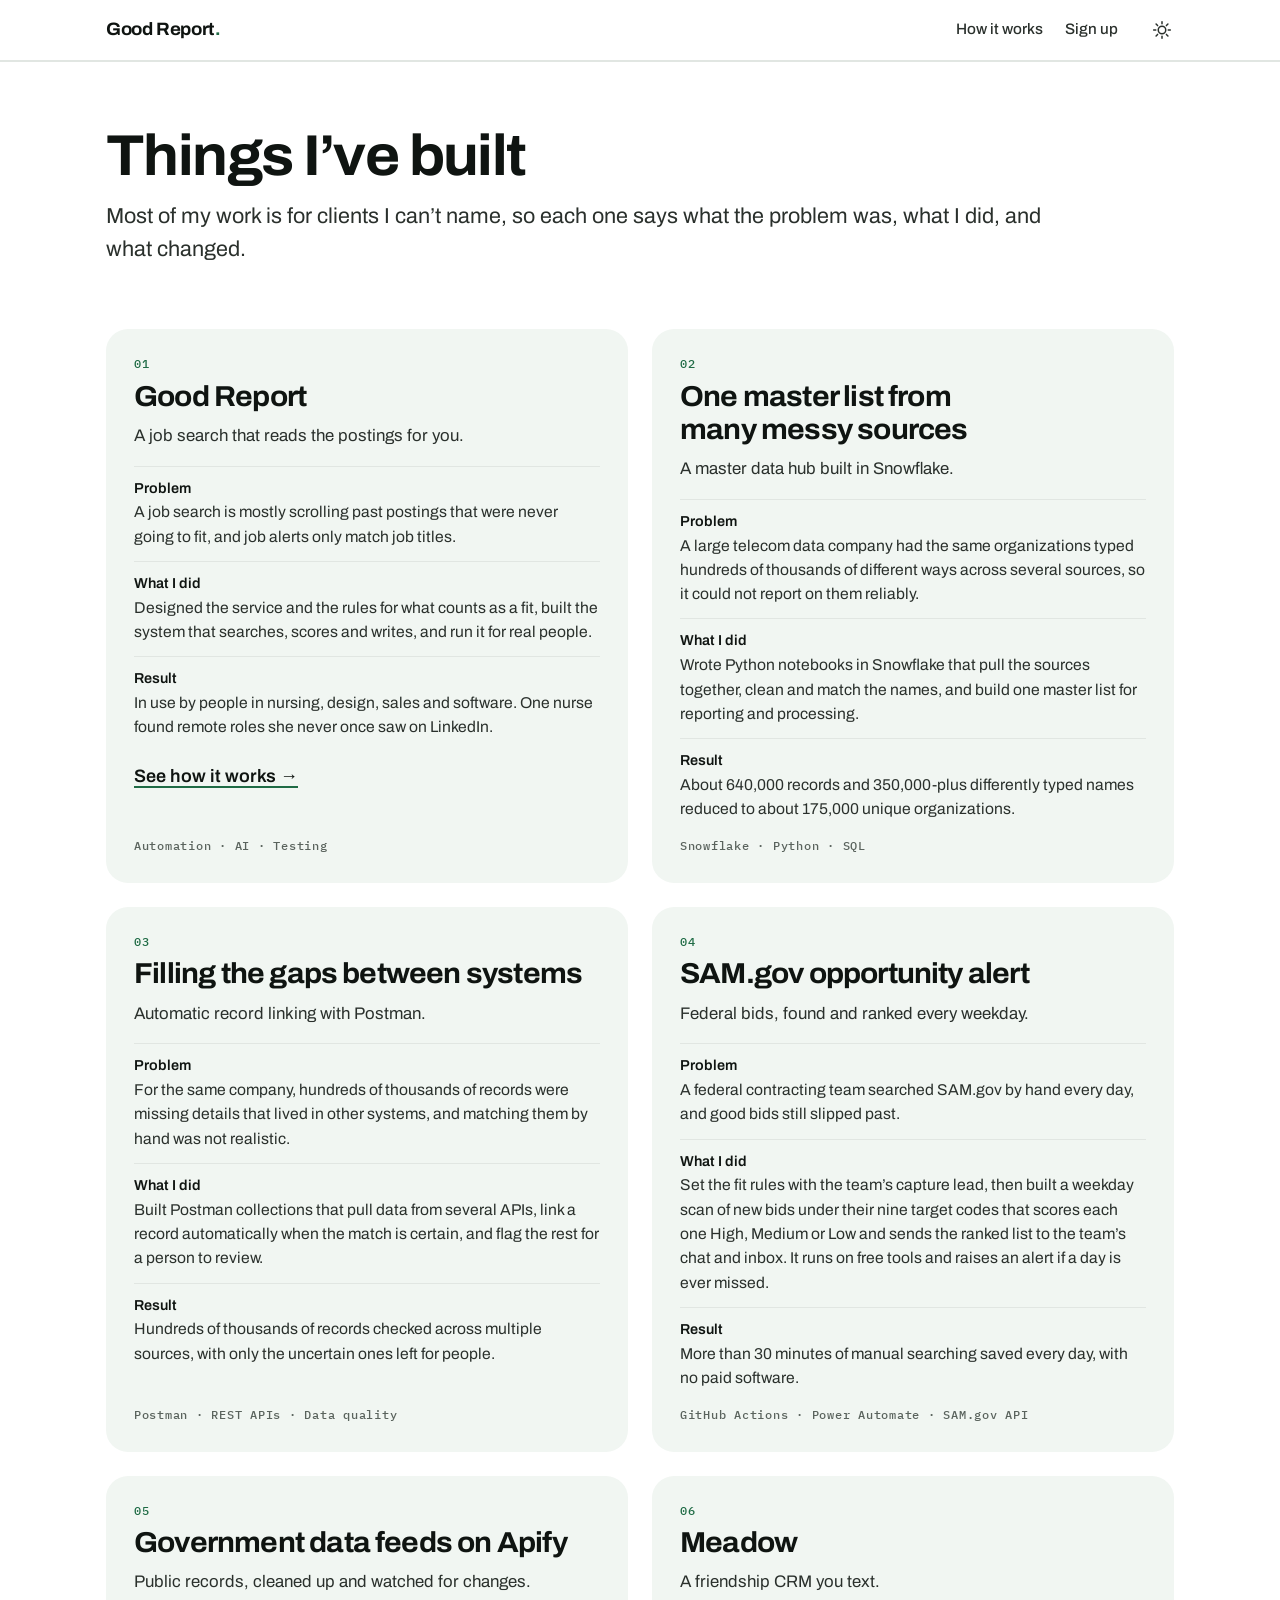
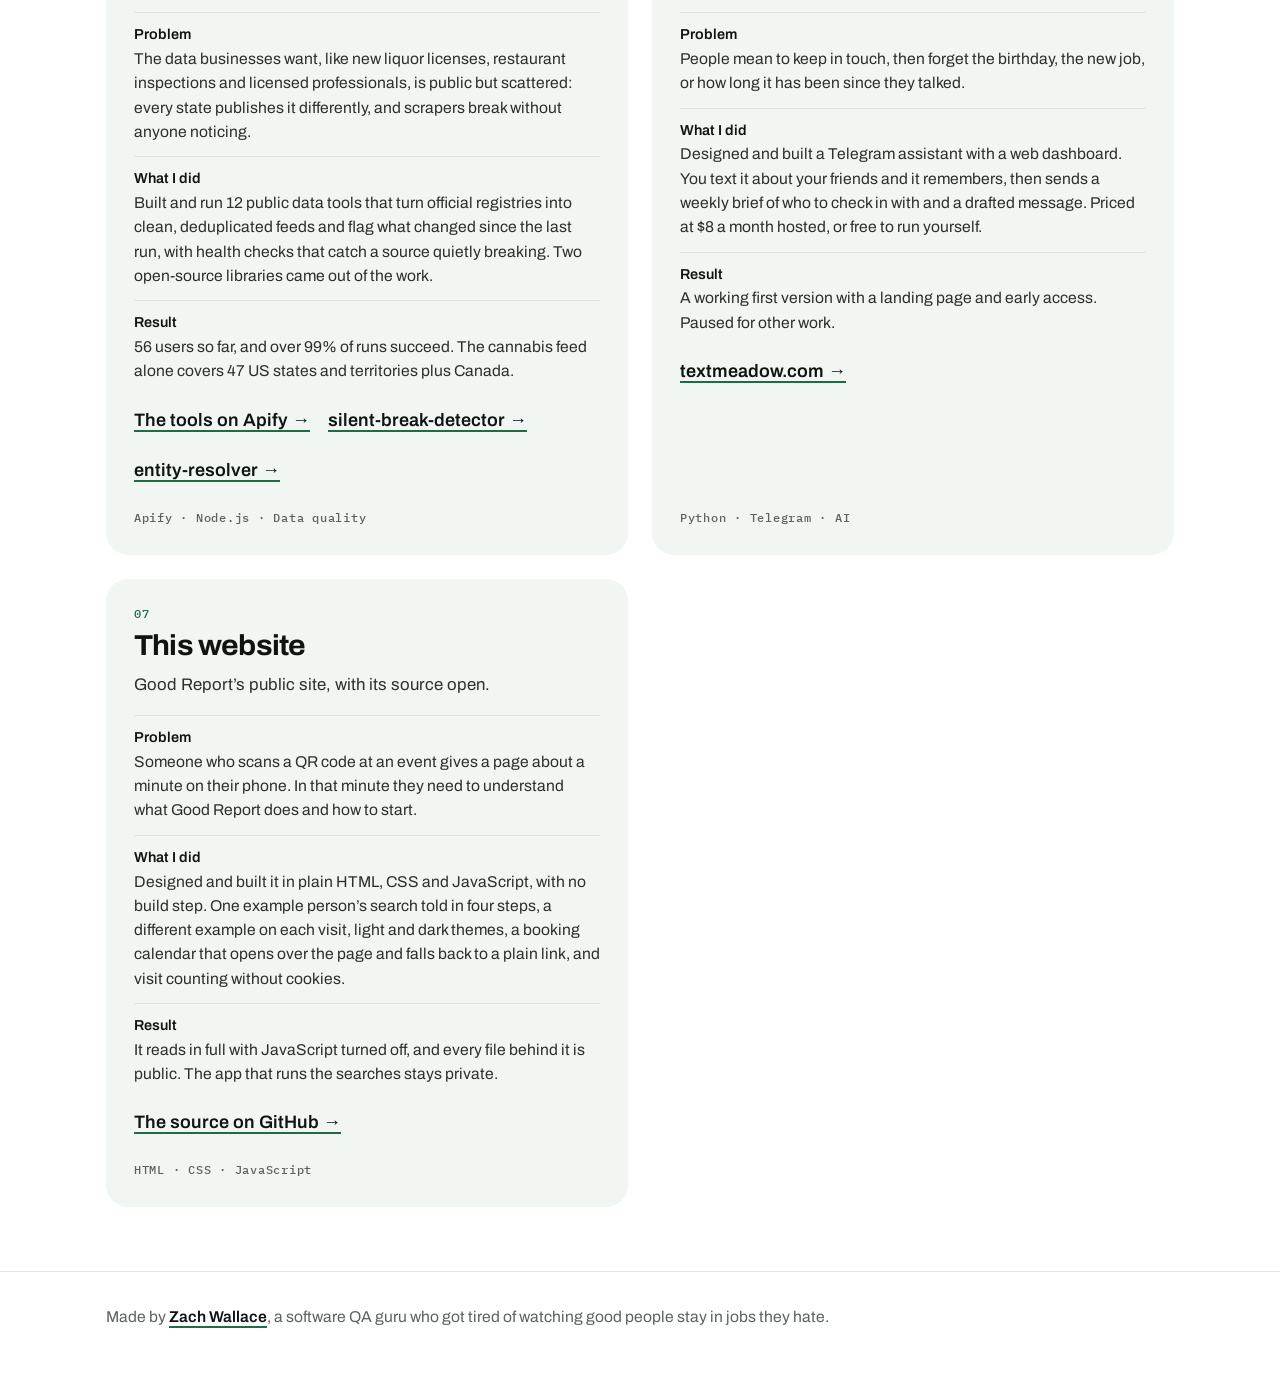
<file: portfolio/index.html>
<!doctype html>
<html lang="en">
<head>
<meta charset="utf-8">
<meta name="viewport" content="width=device-width, initial-scale=1, viewport-fit=cover">
<title>Portfolio | Good Report</title>
<meta name="description" content="Things Zach Wallace has built: Good Report, data cleanup at scale, a federal bid alert, public data feeds, a friendship CRM and this site.">
<meta name="theme-color" content="#FFFFFF">
<script>try{var t=localStorage.getItem('theme');if(t==='dark')document.documentElement.dataset.theme=t;}catch(e){}</script>
<link rel="icon" href="data:image/svg+xml,%3Csvg xmlns='http://www.w3.org/2000/svg' viewBox='0 0 64 64'%3E%3Crect width='64' height='64' rx='14' fill='%231F6B45'/%3E%3Ctext x='32' y='45' text-anchor='middle' font-family='Arial,sans-serif' font-weight='800' font-size='36' fill='%23FFFFFF'%3EG%3C/text%3E%3C/svg%3E">
<meta property="og:title" content="Portfolio | Good Report">
<meta property="og:description" content="Things Zach Wallace has built: the problem, what was done, and the result.">
<meta property="og:type" content="website">
<meta property="og:url" content="https://zachmeditates.github.io/portfolio/">
<meta property="og:image" content="https://zachmeditates.github.io/assets/og.png">
<meta name="twitter:card" content="summary_large_image">
<link rel="preload" href="../assets/fonts/archivo.woff2" as="font" type="font/woff2" crossorigin>
<link rel="stylesheet" href="../assets/site.css">
</head>
<body>
<a class="skip" href="#main">Skip to the page</a>

<header class="top">
  <div class="wrap top-in">
    <a class="mark" href="../">Good Report<i aria-hidden="true">.</i></a>
    <nav class="nav" aria-label="Main">
      <a class="wide" href="../#how">How it works</a>
      <a href="../#signup">Sign up</a>
    </nav>
    <button type="button" class="theme" id="theme-toggle" aria-label="Change the theme">
      <svg class="sun" viewBox="0 0 24 24" fill="none" stroke="currentColor" stroke-width="1.8" stroke-linecap="round" aria-hidden="true"><circle cx="12" cy="12" r="4.5"/><path d="M12 2v2.5M12 19.5V22M2 12h2.5M19.5 12H22M4.9 4.9l1.8 1.8M17.3 17.3l1.8 1.8M4.9 19.1l1.8-1.8M17.3 6.7l1.8-1.8"/></svg>
      <svg class="moon" viewBox="0 0 24 24" fill="none" stroke="currentColor" stroke-width="1.8" stroke-linejoin="round" aria-hidden="true"><path d="M20.5 14.5A8.5 8.5 0 0 1 9.5 3.5a8.5 8.5 0 1 0 11 11z"/></svg>
    </button>
  </div>
</header>

<main id="main">
  <section class="sec port-hero" aria-labelledby="port-h">
    <div class="wrap">
      <h1 id="port-h">Things I&rsquo;ve built</h1>
      <p class="lead">Most of my work is for clients I can&rsquo;t name, so each one says what the problem was, what I did, and what changed.</p>
    </div>
  </section>

  <section class="sec port-list" aria-label="Projects">
    <div class="wrap">
      <div class="proj-grid">
        <article class="proj" aria-labelledby="p1">
          <p class="proj-n" aria-hidden="true">01</p>
          <h2 id="p1">Good Report</h2>
          <p class="proj-line">A job search that reads the postings for you.</p>
          <dl>
            <div><dt>Problem</dt><dd>A job search is mostly scrolling past postings that were never going to fit, and job alerts only match job titles.</dd></div>
            <div><dt>What I did</dt><dd>Designed the service and the rules for what counts as a fit, built the system that searches, scores and writes, and run it for real people.</dd></div>
            <div><dt>Result</dt><dd>In use by people in nursing, design, sales and software. One nurse found remote roles she never once saw on LinkedIn.</dd></div>
          </dl>
          <p class="proj-links"><a href="../">See how it works <span aria-hidden="true">&rarr;</span></a></p>
          <p class="proj-tags">Automation · AI · Testing</p>
        </article>
        <article class="proj" aria-labelledby="p2">
          <p class="proj-n" aria-hidden="true">02</p>
          <h2 id="p2">One master list from many messy sources</h2>
          <p class="proj-line">A master data hub built in Snowflake.</p>
          <dl>
            <div><dt>Problem</dt><dd>A large telecom data company had the same organizations typed hundreds of thousands of different ways across several sources, so it could not report on them reliably.</dd></div>
            <div><dt>What I did</dt><dd>Wrote Python notebooks in Snowflake that pull the sources together, clean and match the names, and build one master list for reporting and processing.</dd></div>
            <div><dt>Result</dt><dd>About 640,000 records and 350,000-plus differently typed names reduced to about 175,000 unique organizations.</dd></div>
          </dl>
          <p class="proj-tags">Snowflake · Python · SQL</p>
        </article>
        <article class="proj" aria-labelledby="p3">
          <p class="proj-n" aria-hidden="true">03</p>
          <h2 id="p3">Filling the gaps between systems</h2>
          <p class="proj-line">Automatic record linking with Postman.</p>
          <dl>
            <div><dt>Problem</dt><dd>For the same company, hundreds of thousands of records were missing details that lived in other systems, and matching them by hand was not realistic.</dd></div>
            <div><dt>What I did</dt><dd>Built Postman collections that pull data from several APIs, link a record automatically when the match is certain, and flag the rest for a person to review.</dd></div>
            <div><dt>Result</dt><dd>Hundreds of thousands of records checked across multiple sources, with only the uncertain ones left for people.</dd></div>
          </dl>
          <p class="proj-tags">Postman · REST APIs · Data quality</p>
        </article>
        <article class="proj" aria-labelledby="p4">
          <p class="proj-n" aria-hidden="true">04</p>
          <h2 id="p4">SAM.gov opportunity alert</h2>
          <p class="proj-line">Federal bids, found and ranked every weekday.</p>
          <dl>
            <div><dt>Problem</dt><dd>A federal contracting team searched SAM.gov by hand every day, and good bids still slipped past.</dd></div>
            <div><dt>What I did</dt><dd>Set the fit rules with the team&rsquo;s capture lead, then built a weekday scan of new bids under their nine target codes that scores each one High, Medium or Low and sends the ranked list to the team&rsquo;s chat and inbox. It runs on free tools and raises an alert if a day is ever missed.</dd></div>
            <div><dt>Result</dt><dd>More than 30 minutes of manual searching saved every day, with no paid software.</dd></div>
          </dl>
          <p class="proj-tags">GitHub Actions · Power Automate · SAM.gov API</p>
        </article>
        <article class="proj" aria-labelledby="p5">
          <p class="proj-n" aria-hidden="true">05</p>
          <h2 id="p5">Government data feeds on Apify</h2>
          <p class="proj-line">Public records, cleaned up and watched for changes.</p>
          <dl>
            <div><dt>Problem</dt><dd>The data businesses want, like new liquor licenses, restaurant inspections and licensed professionals, is public but scattered: every state publishes it differently, and scrapers break without anyone noticing.</dd></div>
            <div><dt>What I did</dt><dd>Built and run 12 public data tools that turn official registries into clean, deduplicated feeds and flag what changed since the last run, with health checks that catch a source quietly breaking. Two open-source libraries came out of the work.</dd></div>
            <div><dt>Result</dt><dd>56 users so far, and over 99% of runs succeed. The cannabis feed alone covers 47 US states and territories plus Canada.</dd></div>
          </dl>
          <p class="proj-links"><a href="https://apify.com/registryfeeds">The tools on Apify <span aria-hidden="true">&rarr;</span></a> <a href="https://github.com/ZachMeditates/silent-break-detector">silent-break-detector <span aria-hidden="true">&rarr;</span></a> <a href="https://github.com/ZachMeditates/entity-resolver">entity-resolver <span aria-hidden="true">&rarr;</span></a></p>
          <p class="proj-tags">Apify · Node.js · Data quality</p>
        </article>
        <article class="proj" aria-labelledby="p6">
          <p class="proj-n" aria-hidden="true">06</p>
          <h2 id="p6">Meadow</h2>
          <p class="proj-line">A friendship CRM you text.</p>
          <dl>
            <div><dt>Problem</dt><dd>People mean to keep in touch, then forget the birthday, the new job, or how long it has been since they talked.</dd></div>
            <div><dt>What I did</dt><dd>Designed and built a Telegram assistant with a web dashboard. You text it about your friends and it remembers, then sends a weekly brief of who to check in with and a drafted message. Priced at $8 a month hosted, or free to run yourself.</dd></div>
            <div><dt>Result</dt><dd>A working first version with a landing page and early access. Paused for other work.</dd></div>
          </dl>
          <p class="proj-links"><a href="https://www.textmeadow.com/">textmeadow.com <span aria-hidden="true">&rarr;</span></a></p>
          <p class="proj-tags">Python · Telegram · AI</p>
        </article>
        <article class="proj" aria-labelledby="p7">
          <p class="proj-n" aria-hidden="true">07</p>
          <h2 id="p7">This website</h2>
          <p class="proj-line">Good Report’s public site, with its source open.</p>
          <dl>
            <div><dt>Problem</dt><dd>Someone who scans a QR code at an event gives a page about a minute on their phone. In that minute they need to understand what Good Report does and how to start.</dd></div>
            <div><dt>What I did</dt><dd>Designed and built it in plain HTML, CSS and JavaScript, with no build step. One example person’s search told in four steps, a different example on each visit, light and dark themes, a booking calendar that opens over the page and falls back to a plain link, and visit counting without cookies.</dd></div>
            <div><dt>Result</dt><dd>It reads in full with JavaScript turned off, and every file behind it is public. The app that runs the searches stays private.</dd></div>
          </dl>
          <p class="proj-links"><a href="https://github.com/ZachMeditates/ZachMeditates.github.io">The source on GitHub <span aria-hidden="true">&rarr;</span></a></p>
          <p class="proj-tags">HTML · CSS · JavaScript</p>
        </article>
      </div>
    </div>
  </section>
</main>

<footer class="foot">
  <div class="wrap foot-in">
    <p>Made by <a href="https://github.com/ZachMeditates">Zach Wallace</a>, a software QA guru who got tired of watching good people stay in jobs they hate.</p>
  </div>
</footer>

<script src="../assets/site.js" defer></script>
<script type="module" src="https://static.cloudflareinsights.com/beacon.min.js" data-cf-beacon='{"token": "bca8454ff9b94b93be4b5b4ef505503d"}'></script>
</body>
</html>
</file>
<file: assets/site.css>
@font-face { font-family: 'Archivo'; font-style: normal; font-weight: 400 900; font-stretch: 100% 125%; font-display: swap; src: url(fonts/archivo.woff2) format('woff2'); }
@font-face { font-family: 'Plex Mono'; font-style: normal; font-weight: 500; font-display: swap; src: url(fonts/plex-mono-500.woff2) format('woff2'); }
@font-face { font-family: 'Plex Mono'; font-style: normal; font-weight: 700; font-display: swap; src: url(fonts/plex-mono-700.woff2) format('woff2'); }

:root {
  color-scheme: light;
  --paper: #FFFFFF;
  --tint: #F1F6F2;
  --ink: #0F1411;
  --text: #2A302C;
  --soft: #5A635D;
  --line: #E1E6E2;
  --line-strong: #C3CCC6;
  --green: #1F6B45;
  --on-green: #FFFFFF;
  --green-wash: #DCEEE2;
  --shade: rgba(15, 20, 17, .10);
  --sans: 'Archivo', 'Helvetica Neue', Arial, sans-serif;
  --mono: 'Plex Mono', ui-monospace, 'Cascadia Mono', Consolas, monospace;
  --gutter: clamp(20px, 5vw, 56px);
}
:root[data-theme="dark"] {
  color-scheme: dark;
  --paper: #0E1210; --tint: #141C17; --ink: #F0F3F0; --text: #D6DCD7; --soft: #9AA49D;
  --line: #232C26; --line-strong: #3A463F; --green: #7CC49A; --on-green: #0B1710; --green-wash: #1D3326;
  --shade: rgba(0, 0, 0, .45);
}

*, *::before, *::after { box-sizing: border-box; }
html { -webkit-text-size-adjust: 100%; scroll-behavior: smooth; scroll-padding-top: 72px; background: var(--paper); }
body { overflow-x: clip; margin: 0; background: var(--paper); color: var(--text); font: 400 18px/1.6 var(--sans); padding-bottom: env(safe-area-inset-bottom, 0px); -webkit-font-smoothing: antialiased; }
img { max-width: 100%; display: block; }
h1, h2, h3, p, figure, ol, ul { margin: 0; }
h1, h2, h3 { color: var(--ink); font-family: var(--sans); font-stretch: 104%; font-weight: 700; letter-spacing: -.028em; }
em { font-style: normal; color: var(--green); }
a { color: inherit; }
a:focus-visible, button:focus-visible { outline: 2px solid var(--green); outline-offset: 3px; border-radius: 4px; }
@media (prefers-reduced-motion: reduce) { html { scroll-behavior: auto; } }

.wrap { max-width: 1180px; margin-inline: auto; padding-inline: var(--gutter); }
.sr { position: absolute; width: 1px; height: 1px; overflow: hidden; clip: rect(0 0 0 0); white-space: nowrap; }
.skip { position: absolute; left: 12px; top: -60px; background: var(--ink); color: var(--paper); padding: 10px 14px; z-index: 20; }
.skip:focus { top: 12px; }

.top { position: sticky; top: 0; z-index: 10; background: color-mix(in srgb, var(--paper) 88%, transparent); backdrop-filter: saturate(1.4) blur(12px); -webkit-backdrop-filter: saturate(1.4) blur(12px); border-bottom: 1px solid var(--line); padding-top: env(safe-area-inset-top, 0px); }
.top-in { display: flex; align-items: center; gap: 22px; min-height: 60px; }
.mark { margin-right: auto; font: 700 1.12rem/1 var(--sans); font-stretch: 104%; letter-spacing: -.02em; color: var(--ink); text-decoration: none; padding-block: 14px; }
.mark i { font-style: normal; color: var(--green); }
.nav { display: flex; gap: 22px; }
.nav a { font: 500 .95rem/1 var(--sans); color: var(--text); text-decoration: none; padding-block: 15px; }
.nav a:hover { color: var(--ink); text-decoration: underline; text-decoration-color: var(--green); text-underline-offset: 6px; text-decoration-thickness: 2px; }
@media (max-width: 479px) { .nav .wide { display: none; } }
.theme { display: inline-grid; place-items: center; width: 44px; height: 44px; margin-right: -10px; border: 0; border-radius: 999px; background: transparent; color: var(--text); cursor: pointer; }
.theme:hover { background: var(--tint); color: var(--ink); }
.theme svg { width: 20px; height: 20px; }
.theme .moon { display: none; }
:root[data-theme="dark"] .theme .sun { display: none; }
:root[data-theme="dark"] .theme .moon { display: block; }

.sec { padding-block: clamp(36px, 5vw, 68px); border-top: 1px solid var(--line); }
.hero { border-top: 0; padding-block: clamp(24px, 4vw, 56px) clamp(36px, 5vw, 68px); }
.sec-in { display: grid; gap: 12px; }

.label { display: none; align-self: start; font: 500 .78rem/1.4 var(--mono); letter-spacing: .12em; text-transform: uppercase; color: var(--soft); }
.label span { color: var(--green); margin-right: 6px; }
@media (min-width: 1000px) { .label { display: block; position: sticky; top: 92px; padding-top: .7em; } }
.body { min-width: 0; }
h2 { font-size: clamp(1.9rem, 3.8vw, 3rem); line-height: 1.08; text-wrap: balance; }

.hero h1 { font-size: clamp(2.3rem, 5.6vw, 4.6rem); line-height: 1.03; }
.hero-row { display: grid; gap: 36px; margin-top: clamp(20px, 2.6vw, 34px); }
@media (min-width: 900px) { .hero-row { grid-template-columns: minmax(0, 1fr) minmax(0, 1.1fr); gap: 56px; align-items: start; } }
.hero-copy { display: grid; gap: 24px; align-content: start; }
.lead { text-wrap: pretty; font-size: clamp(1.15rem, 1.7vw, 1.35rem); line-height: 1.5; color: var(--text); }
.more { justify-self: start; display: inline-flex; align-items: center; gap: 10px; min-height: 44px; font: 600 1.05rem/1 var(--sans); color: var(--ink); text-decoration: none; border-bottom: 2px solid var(--green); }
.more span { color: var(--green); transition: translate .2s ease; }
.more:hover span { translate: 0 3px; }

.ledger { background: var(--tint); border-radius: 18px; padding: 18px 18px 20px; }
.ledger-head { padding: 0 4px 2px; font: 700 1.02rem/1.4 var(--sans); color: var(--ink); }
.ledger-sub { padding: 10px 4px 6px; font-size: .92rem; color: var(--soft); }
.keep + .ledger-sub, .nope + .ledger-sub { padding-top: 16px; }
.nope { list-style: none; padding: 0; }
.nope li { display: flex; justify-content: space-between; align-items: baseline; gap: 14px; padding: 9px 4px; border-top: 1px solid var(--line); font-size: .98rem; }
.nope s { color: var(--soft); min-width: 0; }
.nope li > span { flex: none; font-size: .85rem; color: var(--soft); }
s { text-decoration: line-through; text-decoration-thickness: 1.5px; text-decoration-color: var(--soft); }
.keep { margin-top: 12px; background: var(--paper); border: 1px solid var(--line); border-radius: 14px; padding: 16px 18px; box-shadow: 0 18px 40px -24px var(--shade); }
.keep-top { display: flex; justify-content: space-between; align-items: baseline; gap: 14px; }
.kt { font-weight: 700; font-size: 1.08rem; color: var(--ink); }
.ks { font: 700 1.7rem/1 var(--sans); font-stretch: 104%; letter-spacing: -.02em; color: var(--green); }
.ks::after { content: '/5'; font: 500 .8rem/1 var(--sans); color: var(--soft); margin-left: 2px; letter-spacing: 0; }
.kc { font-size: .88rem; color: var(--soft); margin-top: 2px; }
.kr { font-size: 1rem; color: var(--text); margin-top: 8px; }

@media (prefers-reduced-motion: no-preference) {
  .nope li { animation: rowin .45s cubic-bezier(.2, .7, .2, 1) both; }
  .nope li:nth-child(2) { animation-delay: .1s; } .nope li:nth-child(3) { animation-delay: .2s; } .nope li:nth-child(4) { animation-delay: .3s; }
  .nope s { animation: strike .4s cubic-bezier(.6, 0, .3, 1) both; }
  .nope li:nth-child(1) s { animation-delay: .45s; } .nope li:nth-child(2) s { animation-delay: .55s; }
  .nope li:nth-child(3) s { animation-delay: .65s; } .nope li:nth-child(4) s { animation-delay: .75s; }
  .keep { animation: rowin .55s cubic-bezier(.2, .7, .2, 1) 1s both; }
}
@keyframes rowin { from { opacity: 0; translate: 0 10px; } }
@keyframes strike { from { text-decoration-color: transparent; } }

.hero .lead { margin-top: 20px; }
.journey { list-style: none; padding: 0; margin-top: 30px; display: grid; grid-template-columns: 1fr 1fr; gap: 10px; }
@media (min-width: 900px) { .journey { grid-template-columns: repeat(4, 1fr); } }
.journey a { display: flex; align-items: center; gap: 12px; min-height: 60px; height: 100%; padding: 12px 14px; border: 1px solid var(--line-strong); border-radius: 12px; background: var(--paper); color: var(--ink); font: 600 1rem/1.25 var(--sans); text-decoration: none; transition: border-color .2s ease; }
.journey a:hover { border-color: var(--green); }
.journey span { flex: none; display: grid; place-items: center; width: 28px; height: 28px; border-radius: 999px; background: var(--green); color: var(--on-green); font: 700 .85rem/1 var(--mono); }

.flow { list-style: none; padding: 0; margin-top: 12px; display: grid; }
.step { display: grid; gap: 24px; padding-block: clamp(32px, 5vw, 56px); border-top: 1px solid var(--line); scroll-margin-top: 0; }
.step:first-child { border-top: 0; padding-top: 20px; }
@media (min-width: 900px) { .step { grid-template-columns: minmax(0, 1fr) minmax(0, 1fr); gap: 56px; align-items: start; } }
.step-n { font: 500 .78rem/1.4 var(--mono); letter-spacing: .12em; text-transform: uppercase; color: var(--green); }
.step h3 { font-size: clamp(1.5rem, 2.6vw, 2rem); line-height: 1.15; margin: 6px 0 12px; }
.step-text p + p { margin-top: 12px; }
.step-text b { color: var(--ink); }
.step-text .more { margin-top: 20px; }
.asks { margin: 0; background: var(--tint); border-radius: 18px; padding: 10px 18px; }
.asks div { display: grid; grid-template-columns: 8.2rem minmax(0, 1fr); gap: 12px; padding: 12px 0; border-top: 1px solid var(--line); }
.asks div:first-child { border-top: 0; }
.asks dt { font: 500 .74rem/1.6 var(--mono); letter-spacing: .1em; text-transform: uppercase; color: var(--soft); }
.asks dd { margin: 0; font-weight: 600; color: var(--ink); }
@media (max-width: 559px) { .asks div { grid-template-columns: 1fr; gap: 2px; } }
.docs { list-style: none; margin: 0; padding: 16px; background: var(--tint); border-radius: 18px; display: grid; gap: 10px; }
.doc { display: grid; gap: 2px; padding: 12px 14px; background: var(--paper); border: 1px solid var(--line); border-radius: 12px; font-weight: 600; color: var(--ink); }
.doc.extra { border-style: dashed; border-color: var(--line-strong); }
.doc-k { font: 500 .72rem/1.4 var(--mono); letter-spacing: .1em; text-transform: uppercase; color: var(--soft); }
.doc-note { padding: 6px 4px 0; font-size: .92rem; color: var(--soft); }
.step .phone-wrap { justify-self: center; }
.legend { list-style: none; padding: 0; margin-top: 18px; display: flex; flex-wrap: wrap; justify-content: center; gap: 8px 20px; font-size: .95rem; color: var(--soft); }
.legend li { display: flex; align-items: center; gap: 8px; }
.legend .pin { translate: none; width: 24px; height: 24px; font-size: .75rem; }

.proof { background: var(--tint); }
.figures { display: flex; flex-wrap: wrap; align-items: flex-end; gap: 12px 36px; }
.fig { display: grid; gap: 8px; }
.big { font: 700 clamp(3.6rem, 12vw, 7.5rem)/.9 var(--sans); font-stretch: 104%; letter-spacing: -.04em; font-variant-numeric: tabular-nums; }
.was { color: var(--soft); text-decoration: line-through; text-decoration-thickness: .045em; text-decoration-color: var(--soft); }
.now { color: var(--green); }
.cap { font: 500 .85rem/1.4 var(--mono); letter-spacing: .06em; text-transform: uppercase; color: var(--soft); }
.figures-say { text-wrap: pretty; margin-top: 22px; font-size: clamp(1.1rem, 1.7vw, 1.3rem); color: var(--text); }
.arrow { font: 400 clamp(2rem, 5vw, 3.6rem)/1 var(--sans); color: var(--line-strong); padding-bottom: 1.4em; }

.stepper { list-style: none; padding: 0; display: grid; gap: 28px; margin-top: 32px; }
@media (min-width: 900px) { .stepper { grid-template-columns: repeat(3, 1fr); gap: 40px; } }
.stepper li { position: relative; padding-top: 30px; border-top: 1px solid var(--line-strong); }
.stepper .num { position: absolute; top: -15px; left: 0; display: grid; place-items: center; width: 30px; height: 30px; border-radius: 999px; background: var(--paper); border: 1.5px solid var(--green); color: var(--green); font: 700 .85rem/1 var(--mono); }
.stepper li:last-child .num { background: var(--green); color: var(--on-green); }
.stepper h3 { font-size: 1.3rem; line-height: 1.25; margin-bottom: 8px; }
.stepper p { color: var(--text); }

.intake { margin-top: 18px; font-size: clamp(1.1rem, 1.6vw, 1.25rem); line-height: 1.55; color: var(--text); padding-left: 18px; border-left: 3px solid var(--green); }
.after-steps { margin-top: 32px; display: flex; flex-wrap: wrap; align-items: center; gap: 12px 28px; color: var(--soft); }

.report-grid { display: grid; gap: 36px; }
@media (min-width: 900px) { .report-grid { grid-template-columns: minmax(0, 1fr) 236px; align-items: center; gap: 72px; } }
.callouts { list-style: none; padding: 0; display: grid; gap: 18px; margin-top: 26px; }
.callouts li { display: grid; grid-template-columns: auto 1fr; gap: 16px; align-items: baseline; font-size: 1.15rem; }
.callouts b { color: var(--ink); font-weight: 700; }
.pin { display: inline-grid; place-items: center; width: 28px; height: 28px; border-radius: 999px; background: var(--green); color: var(--on-green); font: 700 .8rem/1 var(--mono); translate: 0 -2px; }
.phone-wrap { justify-self: center; width: min(236px, 64vw); }
.phone { position: relative; border: 1px solid var(--line-strong); border-radius: 30px; padding: 7px; background: var(--paper); box-shadow: 0 40px 80px -40px var(--shade), 0 2px 6px var(--shade); }
.phone img { width: 100%; height: auto; aspect-ratio: 390 / 844; object-fit: cover; object-position: top; border-radius: 23px; }
.on-phone { position: absolute; translate: -50% -50%; box-shadow: 0 0 0 4px var(--paper); }
.p1 { left: 88%; top: 20.5%; } .p2 { left: 9%; top: 55%; } .p3 { left: 12%; top: 30%; }

.demo-intro { color: var(--soft); margin-top: 12px; }
.demo-live { display: grid; gap: 20px; margin-top: 24px; }
.demo-live[hidden] { display: none; }
.who { display: flex; flex-wrap: wrap; gap: 4px 24px; border-bottom: 1px solid var(--line); }
.who button { min-height: 48px; padding: 0 2px; margin-bottom: -1px; border: 0; border-bottom: 2px solid transparent; background: none; color: var(--soft); font: 500 1rem/1 var(--sans); cursor: pointer; }
.who button strong { font-weight: 700; color: var(--text); }
.who button:hover { color: var(--ink); }
.who button[aria-pressed="true"] { border-bottom-color: var(--green); color: var(--ink); }
.who button[aria-pressed="true"] strong { color: var(--ink); }
.wants { font-size: 1rem; line-height: 1.55; color: var(--soft); }
.wants b { color: var(--ink); font-weight: 700; }
.funnel { display: grid; grid-template-columns: repeat(3, 1fr); gap: 16px; }
.funnel div { border-top: 1px solid var(--line-strong); padding-top: 12px; }
.funnel .n { font: 700 clamp(1.9rem, 5.5vw, 3rem)/1 var(--sans); font-stretch: 104%; letter-spacing: -.03em; color: var(--ink); font-variant-numeric: tabular-nums; }
.funnel .n.hot { color: var(--green); }
.funnel p:not(.n) { font: 500 .78rem/1.4 var(--mono); letter-spacing: .08em; text-transform: uppercase; color: var(--soft); margin-top: 8px; }
.sort { list-style: none; padding: 14px; background: var(--tint); border-radius: 18px; display: grid; gap: 0; }
.sort li { display: grid; grid-template-columns: minmax(0, 1fr) auto; column-gap: 16px; padding: 12px 6px; border-top: 1px solid var(--line); }
.sort li:first-child { border-top: 0; }
.sort .t { justify-self: start; font-weight: 700; font-size: 1.02rem; line-height: 1.35; color: var(--ink); }
.sort .co { grid-column: 1; font-size: .86rem; color: var(--soft); }
.sort .why { grid-column: 1 / -1; margin-top: 6px; font-size: .98rem; color: var(--text); opacity: 0; transition: opacity .45s ease; }
.sort .s { grid-column: 2; grid-row: 1 / span 2; align-self: start; font: 700 1.6rem/1 var(--sans); font-stretch: 104%; letter-spacing: -.02em; color: var(--green); opacity: 0; transition: opacity .3s ease; }
.sort .s::after { content: '/5'; font: 500 .75rem/1 var(--sans); color: var(--soft); margin-left: 2px; }
.sort li.in { background: var(--paper); border: 1px solid var(--line); border-radius: 14px; padding: 14px 16px; margin: 6px 0; box-shadow: 0 14px 32px -22px var(--shade); }
.sort li.in + li, .sort li + li.in { border-top-color: transparent; }
.sort li.out { padding-block: 10px; }
.sort li.out .t { font-weight: 500; color: var(--soft); }
.sort li.out .co, .sort li.out .tag { display: none; }
.sort li.out .why { margin-top: 2px; font-size: .9rem; color: var(--soft); }
.sort li.out .t s { background-size: 0% 1.5px; transition: background-size .45s cubic-bezier(.6, 0, .3, 1); }
.sort li.done .why, .sort li.done .s { opacity: 1; }
.sort li.out.done .t s { background-size: 100% 1.5px; }
@media (prefers-reduced-motion: reduce) { .sort .why, .sort .s, .sort li.out .t s { transition: none; } }

.quote-grid { display: grid; gap: 28px; }
@media (min-width: 760px) { .quote-grid { grid-template-columns: 1fr 1fr; gap: 48px; } }
.quote { margin: 0; }
.quote blockquote { margin: 0; }
.quote blockquote p { position: relative; padding-top: 38px; font: 600 clamp(1.3rem, 2.2vw, 1.6rem)/1.35 var(--sans); font-stretch: 104%; letter-spacing: -.015em; color: var(--ink); }
.quote blockquote p::before { content: '\201C'; position: absolute; top: -6px; left: -3px; font: 800 4rem/1 var(--sans); color: var(--green); }
.quote figcaption { margin-top: 14px; font: 500 .78rem/1.4 var(--mono); letter-spacing: .1em; text-transform: uppercase; color: var(--soft); }

.signup { background: var(--tint); }
.signup h2 { font-size: clamp(2.1rem, 4.6vw, 3.6rem); }
.signup-sub { margin-top: 14px; font-size: 1.15rem; color: var(--text); }
.fee { display: flex; align-items: center; gap: 10px; margin-top: 12px; font: 600 1.02rem/1.4 var(--sans); color: var(--ink); }
.fee + .fee { margin-top: 6px; }
.tick, .extras span::before { flex: none; display: inline-block; width: 7px; height: 13px; border: solid var(--green); border-width: 0 2.5px 2.5px 0; rotate: 45deg; translate: 0 -2px; }
.su-form { display: grid; gap: 14px; margin-top: 26px; }
@media (min-width: 760px) { .su-form { grid-template-columns: 1fr 1fr auto; align-items: end; } .su-note { grid-column: 1 / -1; } }
.su-form label { display: grid; gap: 8px; font: 500 .78rem/1.3 var(--mono); letter-spacing: .1em; text-transform: uppercase; color: var(--soft); }
.su-form input { min-height: 54px; font: 400 1.05rem/1.3 var(--sans); color: var(--ink); background: var(--paper); border: 1.5px solid var(--line-strong); border-radius: 8px; padding: 0 16px; text-transform: none; letter-spacing: 0; }
.su-form input:focus-visible, .su-form input:focus { outline: 2px solid var(--green); outline-offset: 2px; border-color: var(--green); }
.su-form input[aria-invalid="true"] { border-color: var(--green); box-shadow: 0 0 0 3px var(--green-wash); }
.btn { white-space: nowrap; display: inline-flex; align-items: center; justify-content: center; gap: 10px; min-height: 54px; padding: 0 28px; border: 0; border-radius: 8px; background: var(--green); color: var(--on-green); font: 600 1.05rem/1 var(--sans); cursor: pointer; transition: filter .2s ease; }
.btn span { transition: translate .2s ease; }
.btn:hover { filter: brightness(1.08); }
.btn:hover span { translate: 3px 0; }

.su-book { margin-top: 26px; }
.su-or { margin-top: 30px; padding-top: 22px; border-top: 1.5px solid var(--line); font-size: 1rem; color: var(--soft); }
a.btn { text-decoration: none; }
.btn.btn-quiet { background: transparent; color: var(--ink); border: 1.5px solid var(--line-strong); }
.btn.btn-quiet:hover { filter: none; background: var(--paper); border-color: var(--ink); }
.btn[disabled] { opacity: .6; cursor: default; }
.su-note { font-size: .95rem; color: var(--text); min-height: 1.4em; }
.su-note.err { color: var(--ink); font-weight: 600; }
.su-form .trap { position: absolute; left: -9999px; width: 1px; height: 1px; opacity: 0; }

.foot { border-top: 1px solid var(--line); }
.foot-in { padding-block: 32px 48px; font-size: .98rem; color: var(--soft); }
.foot a { color: var(--ink); font-weight: 600; text-decoration: underline; text-decoration-color: var(--green); text-underline-offset: 4px; text-decoration-thickness: 2px; }
.foot a:hover { color: var(--green); }

@media (prefers-reduced-motion: no-preference) {
  @supports (animation-timeline: view()) {
    .figures, .stepper li, .callouts li, .phone-wrap, .su-form {
      animation: rise linear both;
      animation-timeline: view();
      animation-range: entry 0% entry 45%;
    }
  }
}
@keyframes rise { from { opacity: 0; translate: 0 24px; } }

@media (max-width: 559px) {
  .figures { flex-direction: column; align-items: flex-start; gap: 6px; }
  .arrow { rotate: 90deg; padding-bottom: 0; margin-left: .3em; line-height: .8; }
}

.hero { padding-block: clamp(40px, 7vw, 96px) clamp(40px, 6vw, 72px); }
.hero .lead { margin-top: 20px; }

.path { list-style: none; padding: 0; margin-top: clamp(32px, 5vw, 56px); display: grid; grid-template-columns: repeat(4, minmax(0, 1fr)); position: relative; max-width: 820px; }
.path::before { content: ''; position: absolute; left: 12.5%; right: 12.5%; top: 31px; border-top: 2px dashed var(--line-strong); }
.path li { position: relative; display: grid; justify-items: center; gap: 4px; text-align: center; }
.stop { display: grid; place-items: center; width: 64px; height: 64px; border-radius: 999px; background: var(--paper); border: 2px solid var(--green); color: var(--green); }
.stop svg { width: 28px; height: 28px; }
.path li:last-child .stop { background: var(--green); color: var(--on-green); }
.stop-n { margin-top: 6px; font: 500 .72rem/1 var(--mono); letter-spacing: .1em; color: var(--green); }
.stop-t { font: 600 clamp(.9rem, 2.2vw, 1.05rem)/1.25 var(--sans); color: var(--ink); }
@media (prefers-reduced-motion: no-preference) {
  .path::before { animation: draw 1.2s cubic-bezier(.6, 0, .3, 1) .2s both; }
  .path li { animation: pop .5s cubic-bezier(.2, 1.4, .4, 1) both; }
  .path li:nth-child(1) { animation-delay: .15s; } .path li:nth-child(2) { animation-delay: .45s; }
  .path li:nth-child(3) { animation-delay: .75s; } .path li:nth-child(4) { animation-delay: 1.05s; }
}
@keyframes draw { from { clip-path: inset(0 100% 0 0); } to { clip-path: inset(0 0 0 0); } }
@keyframes pop { from { opacity: 0; scale: .6; } }

.flow { list-style: none; padding: 0; margin: 0; position: relative; }
.flow::before { content: ''; position: absolute; left: 19px; top: 64px; bottom: 64px; width: 2px; background: var(--line); }
@media (prefers-reduced-motion: no-preference) {
  @supports (animation-timeline: view()) {
    .flow::after { content: ''; position: absolute; left: 19px; top: 64px; bottom: 64px; width: 2px; background: var(--green); transform-origin: top; animation: fill linear both; animation-timeline: view(); animation-range: entry 30% exit 70%; }
  }
}
@keyframes fill { from { scale: 1 0; } to { scale: 1 1; } }
.step { position: relative; display: grid; gap: 24px; padding: clamp(48px, 7vw, 88px) 0 clamp(48px, 7vw, 88px) 60px; scroll-margin-top: 70px; }
@media (min-width: 900px) { .step { grid-template-columns: minmax(0, 1fr) minmax(0, 1.08fr); gap: 56px; align-items: center; } }
.badge { position: absolute; left: 0; top: clamp(48px, 7vw, 88px); z-index: 1; display: grid; place-items: center; width: 40px; height: 40px; border-radius: 999px; background: var(--paper); border: 2px solid var(--green); color: var(--green); font: 700 1rem/1 var(--mono); }
@media (min-width: 900px) { .badge { top: 50%; translate: 0 -50%; } }
.step h2 { font-size: clamp(1.8rem, 3.4vw, 2.6rem); line-height: 1.08; margin-bottom: 14px; }
.step-text p + p { margin-top: 12px; }
.step-text b { color: var(--ink); }
.step-text .more { margin-top: 22px; }
.step-visual { margin: 0; background: var(--tint); border-radius: 22px; padding: clamp(16px, 2.4vw, 24px); min-width: 0; }
.cap-line { margin-bottom: 14px; font: 500 .72rem/1.3 var(--mono); letter-spacing: .1em; text-transform: uppercase; color: var(--soft); }

.chat { list-style: none; padding: 0; display: flex; flex-direction: column; gap: 8px; }
.bubble { max-width: 86%; padding: 10px 14px; border-radius: 16px; font-size: .98rem; line-height: 1.4; }
.bubble.us { align-self: flex-start; background: var(--paper); border: 1px solid var(--line); color: var(--text); border-bottom-left-radius: 4px; }
.bubble.them { align-self: flex-end; background: var(--person, var(--green)); color: #FFFFFF; border-bottom-right-radius: 4px; }
.bubble .from { display: block; margin-bottom: 2px; font: 700 .66rem/1.2 var(--mono); letter-spacing: .1em; text-transform: uppercase; }

.docs { display: grid; gap: 12px; }
.paper { display: grid; gap: 4px; padding: 14px 16px; background: var(--paper); border: 1px solid var(--line); border-radius: 10px; box-shadow: 0 12px 26px -20px var(--shade); }
.paper.main { padding: 18px; }
.paper-k { font: 500 .68rem/1.3 var(--mono); letter-spacing: .1em; text-transform: uppercase; color: var(--soft); }
.paper-t { font-weight: 700; font-size: 1.04rem; line-height: 1.3; color: var(--ink); }
.paper-lines { display: block; width: 78%; height: 36px; margin-top: 8px; background: repeating-linear-gradient(to bottom, var(--line) 0 2px, transparent 2px 11px); }
.fan { display: grid; grid-template-columns: repeat(auto-fit, minmax(150px, 1fr)); gap: 10px; }
.paper.extra { border-style: dashed; border-color: var(--line-strong); box-shadow: none; }
.paper.guide { border-color: var(--green); background: var(--green-wash); box-shadow: none; }
.docs-note { font-size: .92rem; color: var(--soft); }
.options { display: flex; flex-wrap: wrap; gap: 8px; }
.opt { display: inline-flex; align-items: center; gap: 8px; padding: 6px 12px; border: 1px solid var(--line-strong); border-radius: 999px; background: var(--paper); font: 600 .88rem/1.25 var(--sans); color: var(--text); }
.opt.picked { border-color: var(--green); background: var(--green-wash); color: var(--ink); }
.opt.picked::before { content: ''; flex: none; width: 5px; height: 10px; border: solid var(--green); border-width: 0 2px 2px 0; rotate: 45deg; translate: 0 -2px; }

.counts { display: grid; grid-template-columns: repeat(3, minmax(0, 1fr)); gap: 10px; padding-bottom: 6px; }
.count .n { font: 700 clamp(1.5rem, 4.4vw, 2.3rem)/1 var(--sans); font-stretch: 104%; letter-spacing: -.03em; color: var(--ink); font-variant-numeric: tabular-nums; }
.count.sent .n { color: var(--green); }
.count .l { margin-top: 6px; font: 500 .66rem/1.3 var(--mono); letter-spacing: .08em; text-transform: uppercase; color: var(--soft); }
.search-sub { padding: 12px 4px 6px; font-size: .9rem; color: var(--soft); }
#search .keep { margin-top: 2px; }

.report-head { display: flex; align-items: baseline; gap: 8px; padding: 0 4px 10px; font: 700 1.02rem/1.3 var(--sans); color: var(--ink); }
.report-n { color: var(--green); font-variant-numeric: tabular-nums; }
.report .keep { margin-top: 0; }
.report .keep-top { flex-direction: column-reverse; align-items: flex-start; gap: 6px; }
.report .ks { font-size: 1.35rem; }
.extras { display: flex; flex-wrap: wrap; gap: 6px 18px; margin-top: 12px; padding-top: 12px; border-top: 1px solid var(--line); font-size: .9rem; font-weight: 600; color: var(--ink); }
.extras span { display: inline-flex; align-items: center; gap: 9px; }
.extras span::before { content: ''; width: 5px; height: 10px; border-width: 0 2px 2px 0; }
.rest { list-style: none; padding: 0; margin-top: 8px; }
.rest li { display: flex; justify-content: space-between; align-items: center; gap: 14px; padding: 10px 4px; border-top: 1px solid var(--line); }
.rest li:first-child { border-top: 0; }
.rt { min-width: 0; font-weight: 600; font-size: .98rem; line-height: 1.3; color: var(--ink); }
.rc { display: block; font-weight: 400; font-size: .86rem; color: var(--soft); }
.rs { flex: none; font: 700 1.15rem/1 var(--sans); color: var(--green); }
.rs::after { content: '/5'; font: 500 .72rem/1 var(--sans); color: var(--soft); margin-left: 2px; }
.report-more { padding: 6px 4px 0; font-size: .9rem; color: var(--soft); }

@media (prefers-reduced-motion: no-preference) {
  .story.swap .bubble, .story.swap .paper, .story.swap .nope li, .story.swap .keep, .story.swap .phone { animation: rise .45s cubic-bezier(.2, .7, .2, 1) both; animation-delay: calc(var(--i, 0) * 60ms); }
}

.fields { margin-top: clamp(32px, 5vw, 48px); font-size: clamp(1.1rem, 1.7vw, 1.3rem); color: var(--text); }
.fields b { color: var(--ink); }
html[data-person]:not([data-person="designer"]):not([data-ready]) .story, html[data-person]:not([data-person="designer"]):not([data-ready]) .fields { visibility: hidden; }

@media (max-width: 599px) {
  .step { padding-left: 48px; }
  .badge { width: 34px; height: 34px; font-size: .9rem; }
  .flow::before, .flow::after { left: 16px; }
  .nope li { flex-direction: column; align-items: flex-start; gap: 2px; }
  .report .keep { padding: 14px 15px; }
}

.faq-sec { padding-block: clamp(28px, 4vw, 44px); }
.faq-sec h2 { font-size: 1.2rem; letter-spacing: -.01em; }
.faq-body { padding: 0 0 18px; }
.price-list { list-style: none; max-width: 640px; margin: 0; padding: 4px 20px; background: var(--tint); border-radius: 18px; }
.price-list li { display: flex; justify-content: space-between; align-items: baseline; gap: 18px; padding: 14px 0; border-top: 1px solid var(--line); }
.price-list li:first-child { border-top: 0; }
.price-list b { display: block; font-size: 1.04rem; line-height: 1.35; color: var(--ink); }
.price-list span { display: block; margin-top: 2px; font-size: .92rem; line-height: 1.45; color: var(--soft); }
.price-list .then { display: block; padding: 18px 0 2px; font-size: .92rem; font-weight: 600; color: var(--green); }
.price-list .then + li { border-top: 0; }
.amt { flex: none; text-align: right; font: 700 1.4rem/1 var(--sans); font-stretch: 104%; letter-spacing: -.02em; color: var(--ink); }
.amt.free { color: var(--green); }
.amt small { display: block; margin-top: 5px; font: 500 .78rem/1 var(--sans); letter-spacing: 0; color: var(--soft); }
.price-note { margin-top: 12px; padding-inline: 4px; font-size: .95rem; color: var(--soft); }

.faq-all > summary { display: flex; align-items: baseline; gap: 14px; flex-wrap: wrap; min-height: 48px; padding: 6px 0; list-style: none; cursor: pointer; border-bottom: 1.5px solid var(--line-strong); }
.faq-all > summary::-webkit-details-marker { display: none; }
.faq-all > summary::after { content: ''; margin-left: auto; flex: none; width: 10px; height: 10px; border: solid var(--green); border-width: 0 2px 2px 0; rotate: 45deg; translate: 0 -3px; }
@media (prefers-reduced-motion: no-preference) { .faq-all > summary::after { transition: rotate .2s ease, translate .2s ease; } }
.faq-all[open] > summary::after { rotate: 225deg; translate: 0 3px; }
.faq-all > summary h2 { margin: 0; }
.faq-all-hint { font: 400 .95rem/1.4 var(--sans); color: var(--soft); }
.faq-all > summary:focus-visible { outline: 2px solid var(--green); outline-offset: 4px; }

.faq { margin-top: 10px; border-top: 1px solid var(--line); }
.faq details { border-bottom: 1px solid var(--line); }
.faq summary { display: flex; justify-content: space-between; align-items: center; gap: 16px; min-height: 48px; padding: 10px 0; list-style: none; cursor: pointer; font: 500 1rem/1.35 var(--sans); color: var(--text); }
.faq summary::-webkit-details-marker { display: none; }
.faq summary::after { content: ''; flex: none; width: 9px; height: 9px; margin-right: 4px; border: solid var(--green); border-width: 0 2px 2px 0; rotate: 45deg; translate: 0 -3px; }
@media (prefers-reduced-motion: no-preference) { .faq summary::after { transition: rotate .2s ease, translate .2s ease; } }
.faq details[open] summary::after { rotate: 225deg; translate: 0 3px; }
.faq summary:hover { color: var(--green); }
.faq summary:focus-visible { outline: 2px solid var(--green); outline-offset: 3px; border-radius: 4px; }
.faq details > p { padding: 0 32px 16px 0; font-size: .98rem; color: var(--text); }

.port-hero h1 { font-size: clamp(2.2rem, 5vw, 3.6rem); line-height: 1.05; text-wrap: balance; }
.port-hero .lead { margin-top: 14px; }
.port-list { border-top: 0; padding-top: 0; }
.proj-grid { display: grid; gap: 20px; }
@media (min-width: 900px) { .proj-grid { grid-template-columns: minmax(0, 1fr) minmax(0, 1fr); gap: 24px; } }
.proj { display: flex; flex-direction: column; gap: 10px; padding: clamp(20px, 3vw, 28px); background: var(--tint); border-radius: 22px; }
.proj-n { font: 500 .78rem/1 var(--mono); letter-spacing: .1em; color: var(--green); }
.proj h2 { font-size: clamp(1.4rem, 2.4vw, 1.8rem); line-height: 1.15; text-wrap: balance; }
.proj-line { font-size: 1.05rem; color: var(--text); }
.proj dl { margin: 6px 0 0; display: grid; gap: 12px; }
.proj dl div { padding-top: 12px; border-top: 1px solid var(--line); }
.proj dt { font: 600 .9rem/1.3 var(--sans); color: var(--ink); }
.proj dd { margin: 3px 0 0; font-size: .98rem; line-height: 1.55; color: var(--text); }
.proj-links { display: flex; flex-wrap: wrap; gap: 6px 18px; margin-top: 4px; }
.proj-links a { font-weight: 600; color: var(--ink); text-decoration: underline; text-decoration-color: var(--green); text-underline-offset: 4px; text-decoration-thickness: 2px; padding-block: 8px; }
.proj-links a:hover { color: var(--green); }
.proj-tags { margin-top: auto; padding-top: 6px; font: 500 .78rem/1.4 var(--mono); letter-spacing: .06em; color: var(--soft); }
.foot-more { margin-left: 6px; white-space: nowrap; }
</file>
